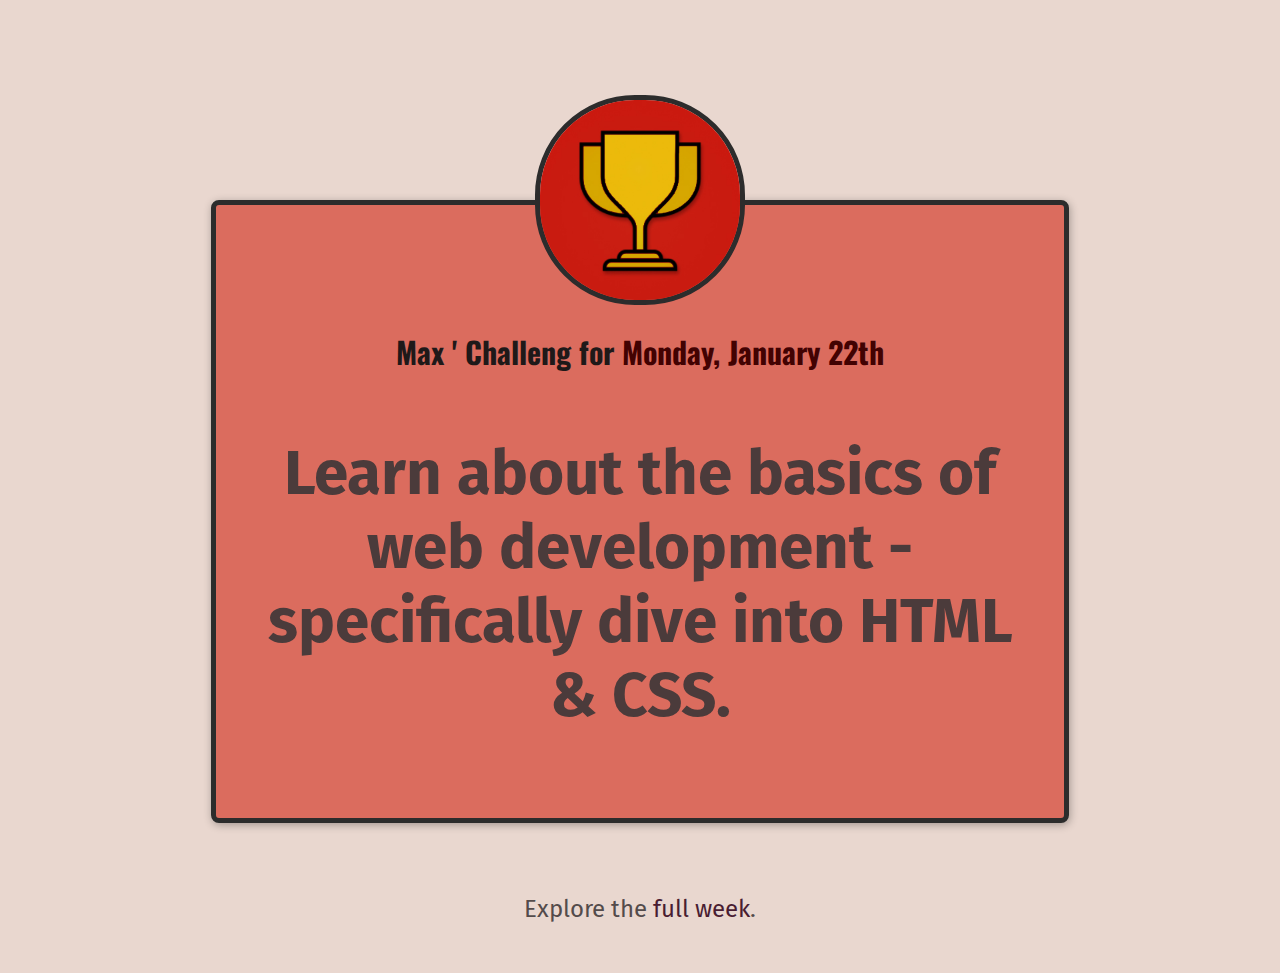
<file: 1st_module/index.html>
<!DOCTYPE html>
<html lang="en">
  <head>
    <meta charset="UTF-8" />
    <link rel="preconnect" href="https://fonts.googleapis.com" />
    <link rel="preconnect" href="https://fonts.gstatic.com" crossorigin />
    <link
      href="https://fonts.googleapis.com/css2?family=Fira+Sans:wght@400;700&family=Oswald:wght@700&display=swap"
      rel="stylesheet"
    />
    <link href="styles/shared.css" rel="stylesheet" />
    <link href="styles/daily-challenge.css" rel="stylesheet" />
    <title>My Daily Challenge</title>
  </head>
  <body>
    <main>
      <img src="images/challenges-trophy.jpg" alt="A trophy" />
      <h1>Max ' Challeng for <span>Monday, January 22th</span></h1>
      <p id="todays-challenge">
        Learn about the basics of web development - specifically dive into HTML
        & CSS.
      </p>
    </main>
    <footer>
      <p>Explore the <a href="full-week.html">full week</a>.</p>
    </footer>
  </body>
</html>
</file>
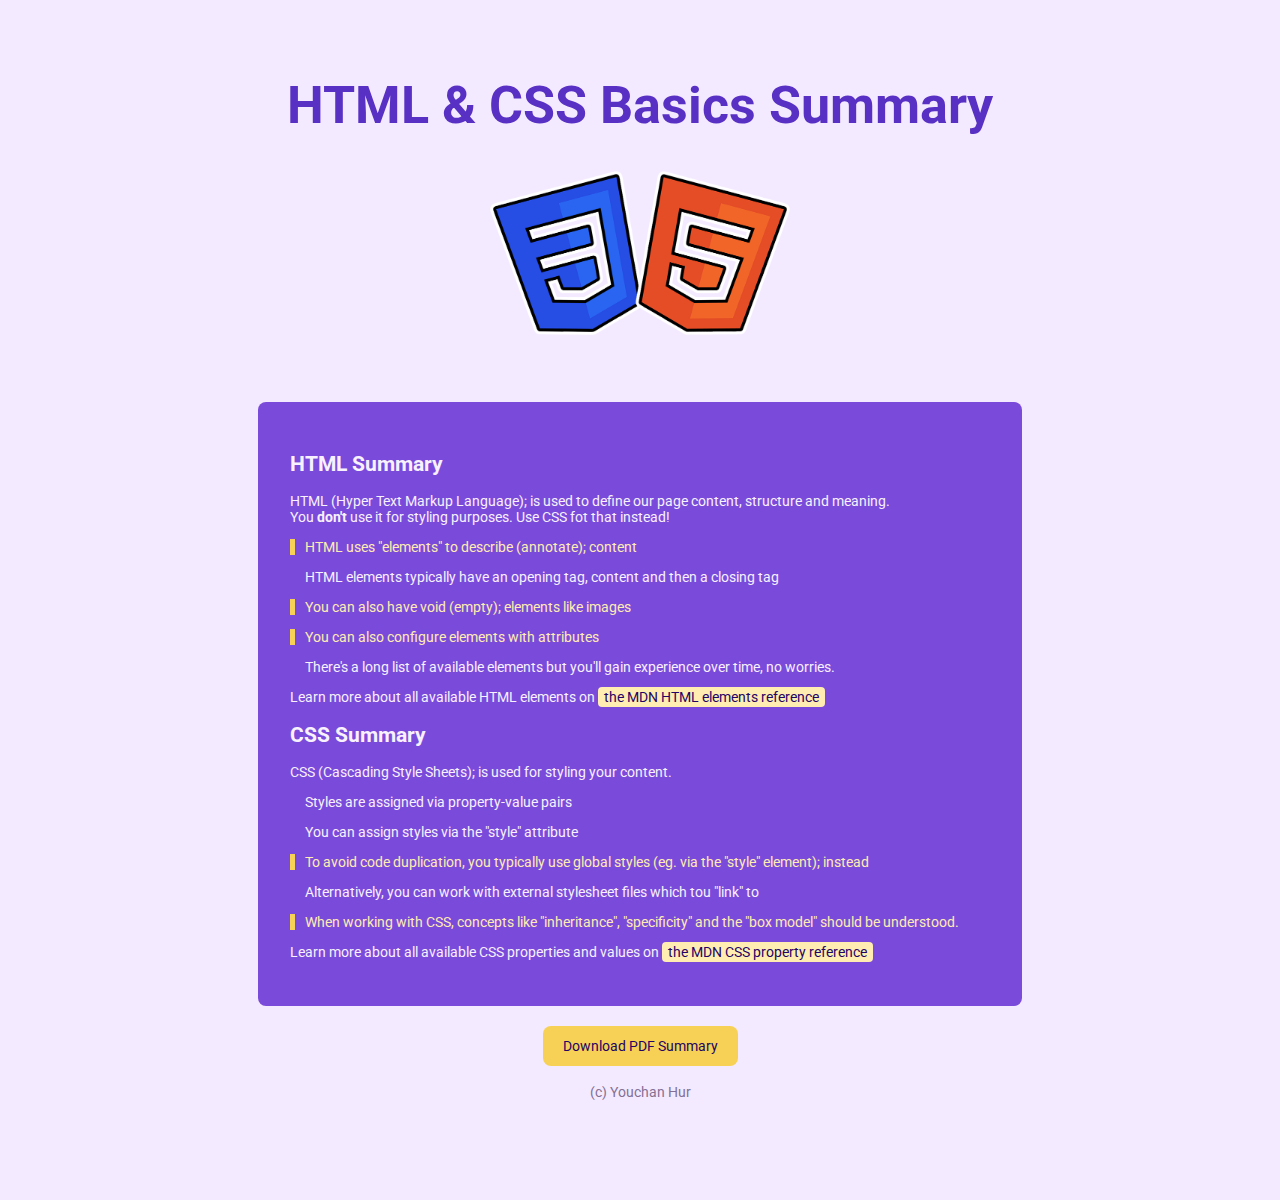
<file: 2nd_module/index.html>
<!DOCTYPE html>
<html lang="en">
  <head>
    <meta charset="UTF-8" />
    <link rel="preconnect" href="https://fonts.googleapis.com" />
    <link rel="preconnect" href="https://fonts.gstatic.com" crossorigin />
    <link
      href="https://fonts.googleapis.com/css2?family=Roboto:ital,wght@0,100;0,300;0,400;0,500;0,700;0,900;1,100;1,300;1,400;1,500;1,700;1,900&display=swap"
      rel="stylesheet"
    />
    <link rel="stylesheet" href="styles/style.css" />
    <title>HTML & CSS Basics Summary</title>
  </head>
  <body>
    <header>
      <h1>HTML & CSS Basics Summary</h1>
      <img src="images/html-css.png" alt="HTML and CSS logos" />
    </header>
    <main>
      <section>
        <h2>HTML Summary</h2>
        <p>
          HTML (Hyper Text Markup Language); is used to define our page content,
          structure and meaning.<br />
          You <strong>don't</strong> use it for styling purposes. Use CSS fot
          that instead!
        </p>
        <ul>
          <li class="highlight">
            HTML uses "elements" to describe (annotate); content
          </li>
          <li>
            HTML elements typically have an opening tag, content and then a
            closing tag
          </li>
          <li class="highlight">
            You can also have void (empty); elements like images
          </li>
          <li class="highlight">
            You can also configure elements with attributes
          </li>
          <li>
            There's a long list of available elements but you'll gain experience
            over time, no worries.
          </li>
        </ul>
        <p>
          Learn more about all available HTML elements on
          <a href="https://developer.mozilla.org/en-US/docs/Web/HTML/Element"
            >the MDN HTML elements reference</a
          >
        </p>
      </section>

      <section>
        <h2>CSS Summary</h2>
        <p>CSS (Cascading Style Sheets); is used for styling your content.</p>
        <ul>
          <li>Styles are assigned via property-value pairs</li>
          <li>You can assign styles via the "style" attribute</li>
          <li class="highlight">
            To avoid code duplication, you typically use global styles (eg. via
            the "style" element); instead
          </li>
          <li>
            Alternatively, you can work with external stylesheet files which tou
            "link" to
          </li>
          <li class="highlight">
            When working with CSS, concepts like "inheritance", "specificity"
            and the "box model" should be understood.
          </li>
        </ul>
        <p>
          Learn more about all available CSS properties and values on
          <a href="https://developer.mozilla.org/en-US/docs/Web/HTML/Element"
            >the MDN CSS property reference</a
          >
        </p>
      </section>
    </main>
    <footer>
      <a href="files/html-css-basics-summary.pdf" target="_blank"
        >Download PDF Summary</a
      >
      <p>(c) Youchan Hur</p>
    </footer>
  </body>
</html>
</file>
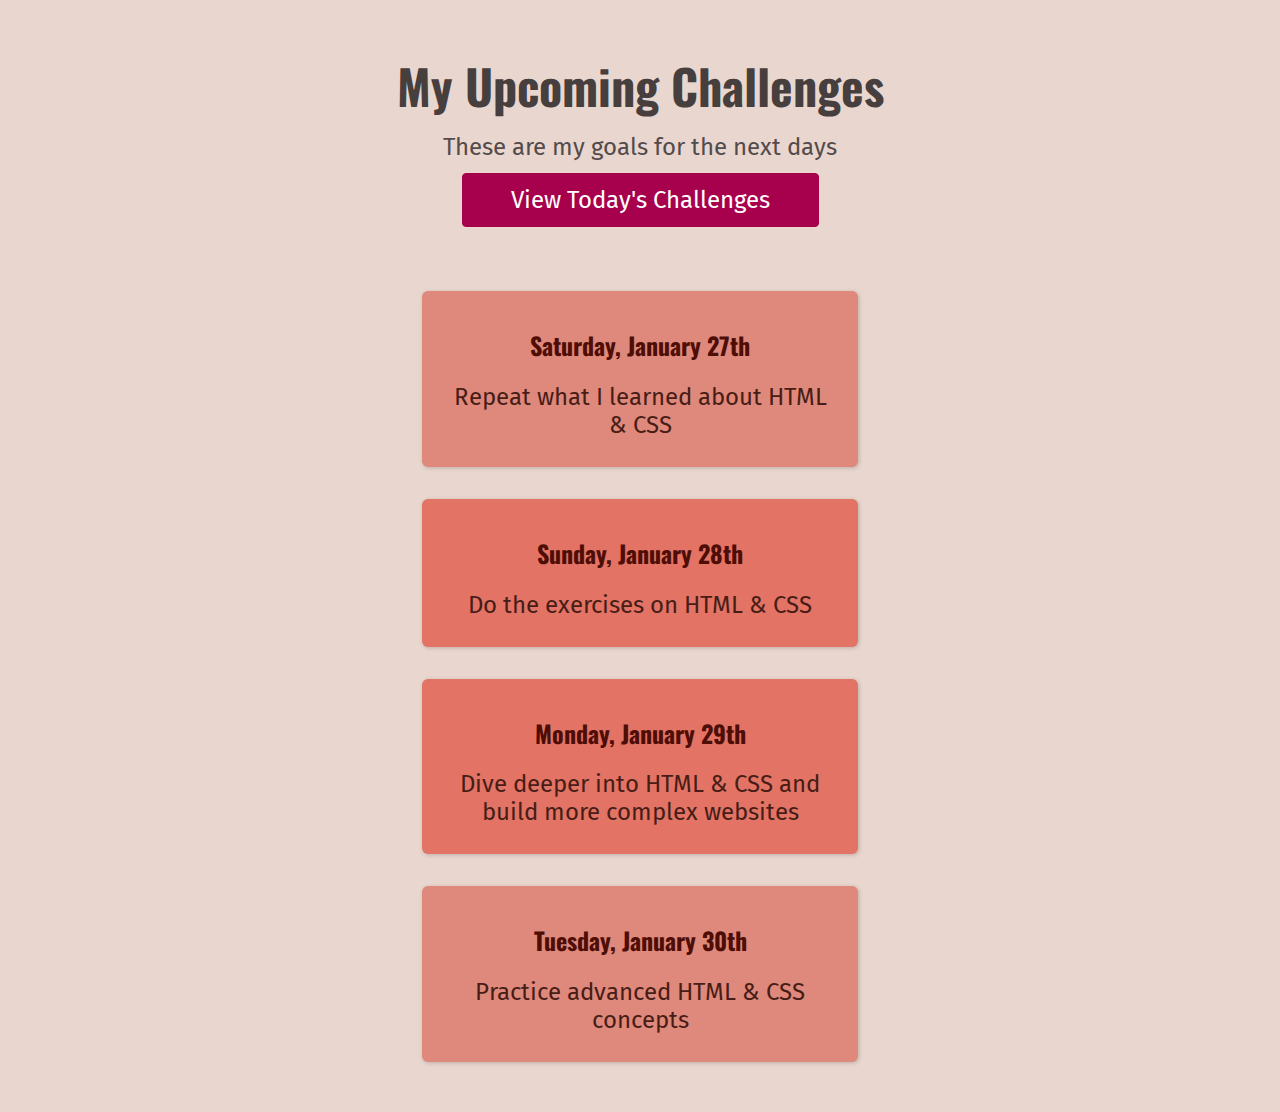
<file: 1st_module/full-week.html>
<!DOCTYPE html>
<html lang="en">
  <head>
    <meta charset="UTF-8" />
    <title>My Upcoming Challenges</title>
    <link rel="preconnect" href="https://fonts.googleapis.com" />
    <link rel="preconnect" href="https://fonts.gstatic.com" crossorigin />
    <link
      href="https://fonts.googleapis.com/css2?family=Fira+Sans:wght@400;700&family=Oswald:wght@700&display=swap"
      rel="stylesheet"
    />
    <link rel="stylesheet" href="styles/shared.css" />
    <link rel="stylesheet" href="styles/full-week.css" />
  </head>
  <body>
    <header>
      <h1>My Upcoming Challenges</h1>
      <p id="description">These are my goals for the next days</p>
      <a href="index.html">View Today's Challenges</a>
    </header>
    <main>
      <ol>
        <li>
          <h2>Saturday, January 27th</h2>
          <p>Repeat what I learned about HTML & CSS</p>
        </li>
        <li class="highlight-goal">
          <h2>Sunday, January 28th</h2>
          <p>Do the exercises on HTML & CSS</p>
        </li>
        <li class="highlight-goal">
          <h2>Monday, January 29th</h2>
          <p>Dive deeper into HTML & CSS and build more complex websites</p>
        </li>
        <li>
          <h2>Tuesday, January 30th</h2>
          <p>Practice advanced HTML & CSS concepts</p>
        </li>
      </ol>
    </main>
  </body>
</html>
</file>
<file: 1st_module/styles/shared.css>
body {
  text-align: center;
  background-color: rgb(233, 215, 207);
  color: rgb(83, 75, 75);
  margin: 50px;
}

h1 {
  font-family: "Oswald", "sans-serif";
}

p {
  font-family: "Fira Sans", sans-serif;
  font-size: 24px;
}

a {
  font-family: "Fira Sans", sans-serif;
  text-decoration: none;
  color: rgb(167, 1, 78);
}

a:hover {
  text-decoration: underline;
}
</file>
<file: 1st_module/styles/daily-challenge.css>
main {
  width: 800px;
  margin: 200px auto 72px auto;
  background-color: rgb(219, 108, 94);
  padding: 24px;
  border: 5px solid rgb(44, 44, 44);
  border-radius: 8px;
  box-shadow: 1px 2px 8px rgba(0, 0, 0, 0.3);
}

img {
  width: 200px;
  height: 200px;
  border-radius: 100px;
  border: 5px solid rgb(44, 44, 44);
  margin-top: -134px;
}

h1 {
  font-size: 30px;
  color: rgb(31, 25, 25);
}

a {
  color: rgb(73, 29, 50);
}

h1 > span {
  color: rgb(66, 2, 2);
}

#todays-challenge {
  color: rgb(75, 59, 59);
  font-weight: bold;
  font-size: 62px;
}
</file>
<file: 2nd_module/styles/style.css>
body {
  background-color: rgb(244, 234, 255);
  font-family: "Roboto", sans-serif;
  font-size: 14px;
}

h1 {
  color: rgb(88, 49, 196);
  font-size: 52px;
}

header {
  text-align: center;
  padding: 32px;
}

header img {
  width: 300px;
}

main {
  width: 700px;
  background-color: rgb(122, 74, 218);
  color: rgb(248, 241, 255);
  margin: 32px auto;
  padding: 32px;
  border-radius: 8px;
}

ul {
  list-style: none;
  margin: 0;
  padding: 0;
}

li {
  margin: 14px 0;
  padding-left: 10px;
  border-left: 5px solid transparent;
}

a {
  text-decoration: none;
  background-color: rgb(255, 237, 177);
  padding: 2px 6px;
  color: rgb(36, 3, 102);
  margin-top: 20px;
  border-radius: 4px;
}

a:hover,
a:active {
  background-color: rgb(250, 201, 39);
}

footer {
  text-align: center;
  margin-bottom: 100px;
}

footer p {
  color: rgb(131, 113, 149);
  margin-top: 30px;
}

footer a {
  padding: 12px 20px;
  border-radius: 8px;
  background-color: rgb(247, 209, 85);
  color: (66, 51, 4);
}

footer a:hover,
footer a:active {
  background-color: rgb(255, 186, 58);
}

.highlight {
  color: rgb(255, 237, 177);
  border-color: rgb(247, 209, 85);
}

/* .important {
  font-weight: bold;
} */
</file>
<file: 1st_module/styles/full-week.css>
header {
  margin-bottom: 64px;
}

h1 {
  font-size: 48px;
  color: rgb(71, 62, 62);
  margin: 0;
}

#description {
  margin: 12px;
}

/* header p {
  margin-bottom: 36px;
} */

a {
  padding: 12px 48px;
  background-color: rgb(167, 1, 78);
  color: white;
  border: 1px solid rgb(167, 1, 78);
  border-radius: 4px;
  font-size: 24px;
  display: inline-block;
  margin: 0;
}

a:hover {
  text-decoration: none;
  background-color: rgb(180, 12, 90);
}

ol {
  list-style: none;
  width: 500px;
  margin: 36px auto 0 auto;
  padding: 0;
}

li {
  padding: 16px;
  box-shadow: 1px 1px 4px rgba(0, 0, 0, 0.2);
  margin: 32px;
  background-color: rgb(223, 136, 124);
  border-radius: 6px;
}

h2 {
  color: rgb(78, 13, 5);
  font-family: "Oswald", sans-serif;
}

main p {
  margin: 12px;
  color: rgb(71, 29, 22);
}

.highlight-goal {
  background-color: rgb(226, 115, 101);
}
</file>
